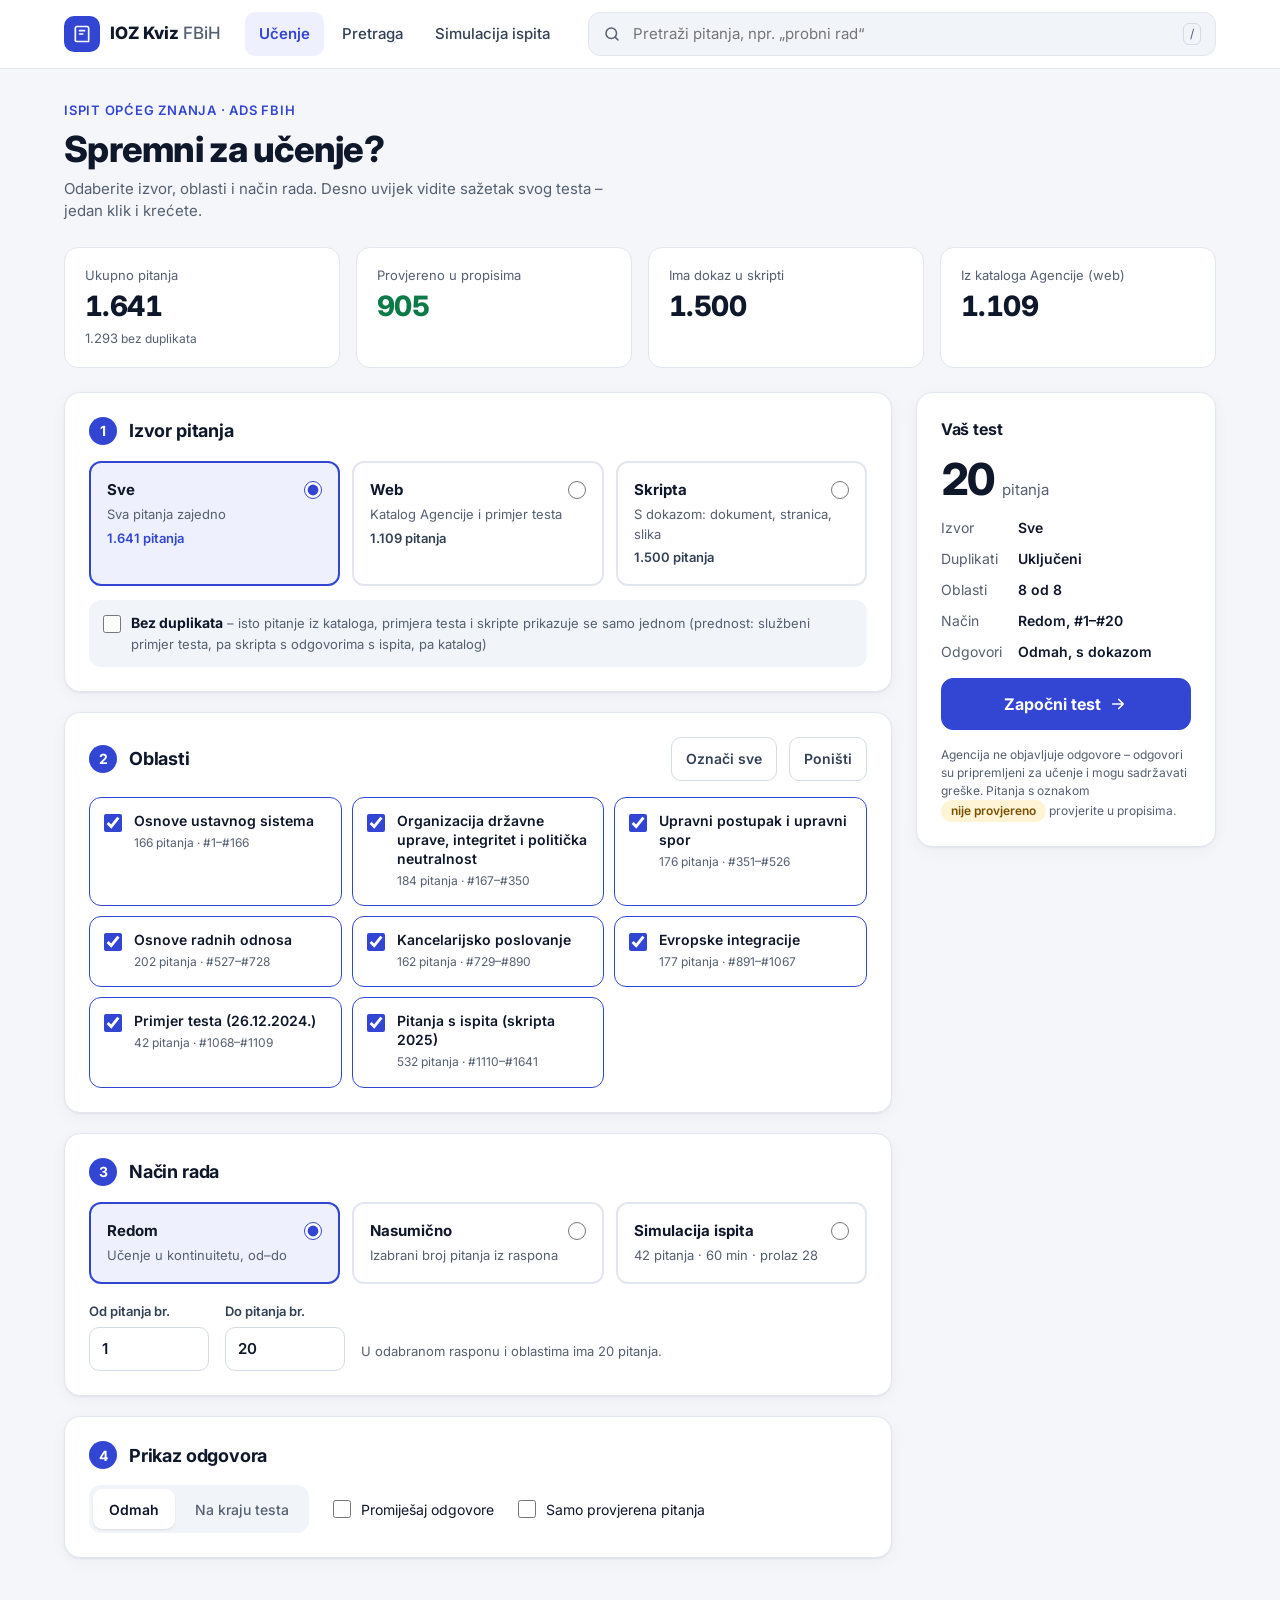
<file: index.html>
<!DOCTYPE html>
<html lang="bs">
<head>
  <meta charset="UTF-8">
  <meta name="viewport" content="width=device-width, initial-scale=1">
  <title>IOZ Kviz FBiH</title>
  <link rel="preconnect" href="https://fonts.googleapis.com">
  <link rel="stylesheet" href="https://fonts.googleapis.com/css2?family=Inter:wght@400;500;600;700;800&amp;display=swap">
  <link rel="stylesheet" href="style.css">
</head>
<body>
  <!-- GORNJA TRAKA (skrivena tokom testa) -->
  <header class="topbar" id="topbar">
    <div class="wrap topbar-in">
      <button type="button" class="brand" data-nav="setup">
        <span class="brand-mark">
          <svg width="20" height="20" viewBox="0 0 24 24" fill="none" stroke="currentColor" stroke-width="2" stroke-linecap="round" stroke-linejoin="round" aria-hidden="true"><path d="M4 19.5V5a2 2 0 0 1 2-2h12a2 2 0 0 1 2 2v14.5"/><path d="M4 19.5A1.5 1.5 0 0 0 5.5 21H20"/><path d="M9 8h6M9 12h4"/></svg>
        </span>
        <span class="brand-name">IOZ Kviz <span>FBiH</span></span>
      </button>
      <nav class="mainnav" aria-label="Glavna navigacija">
        <button type="button" data-nav="setup">Učenje</button>
        <button type="button" data-nav="search">Pretraga</button>
        <button type="button" data-nav="exam">Simulacija ispita</button>
      </nav>
      <label class="quicksearch">
        <svg width="18" height="18" viewBox="0 0 24 24" fill="none" stroke="currentColor" stroke-width="2" stroke-linecap="round" aria-hidden="true"><circle cx="11" cy="11" r="7"/><path d="m20 20-3.5-3.5"/></svg>
        <span class="sr-only">Brza pretraga pitanja</span>
        <input type="search" id="quick-search" placeholder="Pretraži pitanja, npr. „probni rad“" autocomplete="off">
        <kbd>/</kbd>
      </label>
    </div>
  </header>

  <main>
    <!-- POČETNA / POSTAVKE -->
    <section id="screen-setup" class="screen wrap">
      <div class="hero">
        <div class="hero-text">
          <p class="eyebrow">Ispit općeg znanja · ADS FBiH</p>
          <h1>Spremni za učenje?</h1>
          <p class="muted">Odaberite izvor, oblasti i način rada. Desno uvijek vidite sažetak svog testa – jedan klik i krećete.</p>
        </div>
        <button type="button" class="continue" id="continue-btn" hidden>
          <span class="continue-icon"><svg width="22" height="22" viewBox="0 0 24 24" fill="none" stroke="currentColor" stroke-width="2.2" stroke-linecap="round" stroke-linejoin="round" aria-hidden="true"><path d="M7 4v16l13-8z"/></svg></span>
          <span class="continue-text">
            <span class="continue-small">Nastavite gdje ste stali</span>
            <span class="continue-big" id="cont-range"></span>
            <span class="continue-small" id="cont-area"></span>
          </span>
        </button>
      </div>

      <div class="stats" aria-label="Baza pitanja">
        <div class="stat"><span>Ukupno pitanja</span><strong id="total-count">0</strong><span class="stat-sub"><span id="unique-count">0</span> bez duplikata</span></div>
        <div class="stat"><span>Provjereno u propisima</span><strong class="ok" id="verified-count">0</strong></div>
        <div class="stat"><span>Ima dokaz u skripti</span><strong id="stat-skripta">0</strong></div>
        <div class="stat"><span>Iz kataloga Agencije (web)</span><strong id="stat-web">0</strong></div>
      </div>

      <div class="setup-layout">
        <div class="steps">
          <section class="card">
            <div class="step-head"><span class="step-no">1</span><h2>Izvor pitanja</h2></div>
            <fieldset class="choices">
              <legend class="sr-only">Izvor pitanja</legend>
              <label class="choice">
                <span class="choice-top"><span class="choice-title">Sve</span><input type="radio" name="izvor" value="sve" checked></span>
                <span class="choice-desc">Sva pitanja zajedno</span>
                <span class="choice-count"><span id="cnt-sve">0</span> pitanja</span>
              </label>
              <label class="choice">
                <span class="choice-top"><span class="choice-title">Web</span><input type="radio" name="izvor" value="web"></span>
                <span class="choice-desc">Katalog Agencije i primjer testa</span>
                <span class="choice-count"><span id="cnt-web">0</span> pitanja</span>
              </label>
              <label class="choice">
                <span class="choice-top"><span class="choice-title">Skripta</span><input type="radio" name="izvor" value="skripta"></span>
                <span class="choice-desc">S dokazom: dokument, stranica, slika</span>
                <span class="choice-count"><span id="cnt-skripta">0</span> pitanja</span>
              </label>
            </fieldset>
            <label class="check nodup">
              <input type="checkbox" id="no-dup">
              <span><strong>Bez duplikata</strong> <span class="muted small">– isto pitanje iz kataloga, primjera testa i skripte prikazuje se samo jednom (prednost: službeni primjer testa, pa skripta s odgovorima s ispita, pa katalog)</span></span>
            </label>
          </section>

          <section class="card">
            <div class="step-head">
              <span class="step-no">2</span><h2>Oblasti</h2>
              <button type="button" class="btn btn-sm" id="areas-all">Označi sve</button>
              <button type="button" class="btn btn-sm" id="areas-none">Poništi</button>
            </div>
            <div id="area-list" class="area-grid"></div>
          </section>

          <section class="card">
            <div class="step-head"><span class="step-no">3</span><h2>Način rada</h2></div>
            <fieldset class="choices">
              <legend class="sr-only">Način rada</legend>
              <label class="choice">
                <span class="choice-top"><span class="choice-title">Redom</span><input type="radio" name="mode" value="range" checked></span>
                <span class="choice-desc">Učenje u kontinuitetu, od–do</span>
              </label>
              <label class="choice">
                <span class="choice-top"><span class="choice-title">Nasumično</span><input type="radio" name="mode" value="random"></span>
                <span class="choice-desc">Izabrani broj pitanja iz raspona</span>
              </label>
              <label class="choice">
                <span class="choice-top"><span class="choice-title">Simulacija ispita</span><input type="radio" name="mode" value="exam"></span>
                <span class="choice-desc">42 pitanja · 60 min · prolaz 28</span>
              </label>
            </fieldset>
            <div class="fields">
              <div class="fields" id="range-fields">
                <label class="field">Od pitanja br.<input type="number" id="from" min="1" value="1"></label>
                <label class="field">Do pitanja br.<input type="number" id="to" min="1" value="20"></label>
              </div>
              <div class="fields" id="count-field" hidden>
                <label class="field">Broj pitanja<input type="number" id="count" min="1" value="20"></label>
              </div>
              <p class="muted small" id="range-info"></p>
            </div>
          </section>

          <section class="card">
            <div class="step-head"><span class="step-no">4</span><h2>Prikaz odgovora</h2></div>
            <div class="options-row">
              <fieldset class="segmented">
                <legend class="sr-only">Kada prikazati tačan odgovor</legend>
                <label><input type="radio" name="feedback" value="instant" checked><span>Odmah</span></label>
                <label><input type="radio" name="feedback" value="end"><span>Na kraju testa</span></label>
              </fieldset>
              <label class="check"><input type="checkbox" id="shuffle-answers">Promiješaj odgovore</label>
              <label class="check"><input type="checkbox" id="only-verified">Samo provjerena pitanja</label>
            </div>
          </section>
        </div>

        <aside class="card summary" aria-label="Sažetak testa">
          <h2>Vaš test</h2>
          <div class="summary-count"><strong id="sum-count">0</strong><span>pitanja</span></div>
          <dl class="summary-list">
            <dt>Izvor</dt><dd id="sum-izvor"></dd>
            <dt>Duplikati</dt><dd id="sum-dup"></dd>
            <dt>Oblasti</dt><dd id="sum-oblasti"></dd>
            <dt>Način</dt><dd id="sum-nacin"></dd>
            <dt>Odgovori</dt><dd id="sum-odgovori"></dd>
          </dl>
          <p class="error" id="setup-error" role="alert"></p>
          <button type="button" class="btn btn-primary btn-big" id="start-btn">Započni test
            <svg width="18" height="18" viewBox="0 0 24 24" fill="none" stroke="currentColor" stroke-width="2.2" stroke-linecap="round" stroke-linejoin="round" aria-hidden="true"><path d="M5 12h14M13 6l6 6-6 6"/></svg>
          </button>
          <p class="fineprint">Agencija ne objavljuje odgovore – odgovori su pripremljeni za učenje i mogu sadržavati greške. Pitanja s oznakom <span class="chip chip-warn">nije provjereno</span> provjerite u propisima.</p>
        </aside>
      </div>
    </section>

    <!-- PRETRAGA -->
    <section id="screen-search" class="screen wrap" hidden>
      <div class="page-head">
        <h1>Pretraga pitanja</h1>
        <p class="muted">Upišite bilo koju riječ (kvačice i padeži nisu bitni). Za svako pitanje vidite tačan odgovor, odakle je i dokaz sa stranicom dokumenta.</p>
      </div>
      <label class="bigsearch">
        <svg width="22" height="22" viewBox="0 0 24 24" fill="none" stroke="currentColor" stroke-width="2.2" stroke-linecap="round" aria-hidden="true"><circle cx="11" cy="11" r="7"/><path d="m20 20-3.5-3.5"/></svg>
        <span class="sr-only">Pretraži pitanja</span>
        <input type="search" id="search" placeholder="npr. ombudsmen, probni rad, Lisabonski ugovor…" autocomplete="off">
        <button type="button" class="icon-btn" id="search-clear" aria-label="Obriši pretragu">
          <svg width="16" height="16" viewBox="0 0 24 24" fill="none" stroke="currentColor" stroke-width="2.2" stroke-linecap="round" aria-hidden="true"><path d="M18 6 6 18M6 6l12 12"/></svg>
        </button>
      </label>
      <div class="filterbar">
        <span class="filter-label">Izvor:</span>
        <div class="pills" id="search-pills">
          <button type="button" class="pill" data-sizvor="sve" aria-pressed="true">Sve</button>
          <button type="button" class="pill" data-sizvor="web" aria-pressed="false">Web</button>
          <button type="button" class="pill" data-sizvor="skripta" aria-pressed="false">Skripta</button>
        </div>
        <button type="button" class="pill" id="search-nodup" aria-pressed="false">Bez duplikata</button>
        <span class="spacer"></span>
        <label class="select-label">Oblast
          <select id="search-oblast"><option value="">Sve oblasti</option></select>
        </label>
      </div>
      <p class="muted" id="search-info"></p>
      <div id="search-results" class="results"></div>
    </section>

    <!-- KVIZ -->
    <section id="screen-quiz" class="screen" hidden>
      <header class="testbar">
        <div class="wrap testbar-in">
          <button type="button" class="btn btn-sm" id="quit-btn">
            <svg width="16" height="16" viewBox="0 0 24 24" fill="none" stroke="currentColor" stroke-width="2.2" stroke-linecap="round" aria-hidden="true"><path d="M18 6 6 18M6 6l12 12"/></svg><span class="hide-sm">Prekini</span><span class="sr-only show-sm">Prekini test</span>
          </button>
          <div class="testprogress">
            <div class="testprogress-row"><span id="q-progress"></span><span class="muted" id="q-stats"></span></div>
            <div class="bar" role="progressbar" aria-label="Napredak" aria-valuemin="0" id="q-barwrap"><div id="q-bar"></div></div>
          </div>
          <span class="timer" id="q-timer" hidden></span>
          <button type="button" class="btn btn-sm btn-danger" id="finish-btn">Završi<span class="hide-sm">&nbsp;test</span></button>
        </div>
      </header>

      <div class="wrap quiz-layout">
        <div class="quiz-main">
          <article class="card question-card">
            <div class="q-meta"><span class="q-number" id="q-number"></span><span class="muted small" id="q-area"></span><span id="q-src" class="chips"></span></div>
            <h1 id="q-text" class="q-text"></h1>
            <div id="q-answers" class="answers"></div>
            <div id="q-explain" class="feedback" hidden></div>
          </article>

          <div class="quiz-nav">
            <button type="button" class="btn" id="prev-btn">
              <svg width="18" height="18" viewBox="0 0 24 24" fill="none" stroke="currentColor" stroke-width="2.2" stroke-linecap="round" stroke-linejoin="round" aria-hidden="true"><path d="M19 12H5M11 18l-6-6 6-6"/></svg><span class="hide-sm">Prethodno</span><span class="sr-only show-sm">Prethodno pitanje</span>
            </button>
            <span class="muted small kbd-hint">Tastatura: A B C za odgovor · ← → za kretanje</span>
            <button type="button" class="btn ev-btn" id="ev-btn" aria-haspopup="dialog" aria-controls="sheet">
              <svg width="18" height="18" viewBox="0 0 24 24" fill="none" stroke="currentColor" stroke-width="2" stroke-linecap="round" stroke-linejoin="round" aria-hidden="true"><path d="M14 3H7a2 2 0 0 0-2 2v14a2 2 0 0 0 2 2h10a2 2 0 0 0 2-2V8z"/><path d="M14 3v5h5M9 13h6M9 17h4"/></svg>
              Dokazi <span class="ev-badge" id="ev-badge"></span>
            </button>
            <button type="button" class="btn btn-primary" id="next-btn">Sljedeće</button>
          </div>

          <section class="card qmap" aria-label="Sva pitanja u testu">
            <div class="qmap-head">
              <h2>Pregled pitanja</h2>
              <div class="legend">
                <span><i class="lg lg-ok"></i>tačno</span>
                <span><i class="lg lg-bad"></i>netačno</span>
                <span><i class="lg lg-done"></i>odgovoreno</span>
                <span><i class="lg lg-empty"></i>bez odgovora</span>
              </div>
            </div>
            <div id="q-grid" class="q-grid"></div>
          </section>
        </div>

        <aside class="evidence-panel" aria-label="Izvori i dokazi">
          <div class="panel-head"><h2>Izvori i dokazi</h2><span class="muted small" id="ev-count"></span></div>
          <div id="q-evidence"></div>
        </aside>
      </div>
    </section>

    <!-- REZULTATI -->
    <section id="screen-result" class="screen wrap" hidden>
      <div class="result-top">
        <div class="card result-main">
          <div class="ring" id="r-ring" role="img">
            <div class="ring-in"><strong id="r-score"></strong><span id="r-pct"></span></div>
          </div>
          <div class="result-text">
            <span class="status-pill" id="r-status"></span>
            <h1 id="r-headline"></h1>
            <p class="muted" id="r-detail"></p>
          </div>
        </div>
        <div class="card next-steps">
          <h2>Šta dalje?</h2>
          <button type="button" class="btn btn-primary btn-wide" id="retry-wrong-btn"></button>
          <button type="button" class="btn btn-wide" id="next-range-btn" hidden></button>
          <button type="button" class="btn btn-wide" id="new-exam-btn">Nova simulacija ispita</button>
          <button type="button" class="btn btn-wide" id="home-btn">Nazad na postavke</button>
        </div>
      </div>

      <section class="card">
        <h2>Uspjeh po oblastima</h2>
        <p class="muted small">Narandžasto su oblasti ispod granice prolaza (2/3) – njih ponovite prve.</p>
        <div id="r-areas" class="area-bars"></div>
      </section>

      <section class="review">
        <div class="review-head">
          <h2>Pregled odgovora</h2>
          <div class="pills">
            <button type="button" class="pill" id="rv-all" aria-pressed="true"></button>
            <button type="button" class="pill" id="rv-wrong" aria-pressed="false"></button>
          </div>
        </div>
        <div id="r-review" class="results"></div>
      </section>
    </section>
  </main>

  <!-- DOKAZI NA MOBITELU (panel odozdo) -->
  <div class="sheet" id="sheet" role="dialog" aria-modal="true" aria-labelledby="sheet-title" hidden>
    <div class="sheet-backdrop" data-close-sheet></div>
    <div class="sheet-panel" id="sheet-panel">
      <div class="sheet-grab" id="sheet-grab">
        <span class="sheet-handle" aria-hidden="true"></span>
        <div class="sheet-head">
          <div>
            <h2 id="sheet-title">Izvori i dokazi</h2>
            <p class="muted small" id="sheet-sub"></p>
          </div>
          <button type="button" class="icon-btn" data-close-sheet aria-label="Zatvori dokaze">
            <svg width="18" height="18" viewBox="0 0 24 24" fill="none" stroke="currentColor" stroke-width="2.2" stroke-linecap="round" aria-hidden="true"><path d="M18 6 6 18M6 6l12 12"/></svg>
          </button>
        </div>
      </div>
      <div class="sheet-body" id="sheet-body"></div>
    </div>
  </div>

  <!-- UVEĆANA STRANICA -->
  <div class="lightbox" id="lightbox" role="dialog" aria-modal="true" aria-labelledby="lb-cap" hidden>
    <div class="lb-bar">
      <strong id="lb-cap"></strong>
      <a id="lb-open" href="#" target="_blank" rel="noopener">Otvori u novom prozoru</a>
      <button type="button" class="btn btn-sm" id="lb-close">Zatvori</button>
    </div>
    <div class="lb-body"><img id="lb-img" alt=""></div>
  </div>

  <script>
    // Svaki data fajl poziva dodajPitanja(oblast, [[pitanje, [A, B, C], indeksTacnog, objasnjenje, provjereno (1/0)], ...]).
    // Redni broj (id) se dodjeljuje redom učitavanja, kroz sve oblasti.
    window.PITANJA = [];
    window.dodajPitanja = function (oblast, lista) {
      lista.forEach(function (q) {
        window.PITANJA.push({
          id: window.PITANJA.length + 1,
          oblast: oblast,
          pitanje: q[0],
          odgovori: q[1],
          tacan: q[2],
          objasnjenje: q[3] || "",
          provjereno: q[4] === 1
        });
      });
    };
  </script>
  <script src="data/pitanja-1-ustavni-sistem.js"></script>
  <script src="data/pitanja-2-organizacija-uprave.js"></script>
  <script src="data/pitanja-3-upravni-postupak.js"></script>
  <script src="data/pitanja-4-radni-odnosi.js"></script>
  <script src="data/pitanja-5-kancelarijsko-poslovanje.js"></script>
  <script src="data/pitanja-6-evropske-integracije.js"></script>
  <script src="data/primjer-testa.js"></script>
  <script src="data/pitanja-7-skripta-2025.js"></script>
  <script src="data/izvori-skripte.js"></script>
  <script src="data/duplikati.js"></script>
  <script src="app.js"></script>
</body>
</html>
</file>
<file: style.css>
:root {
  --bg: #F4F6FA;
  --surface: #FFFFFF;
  --surface-2: #F1F4F9;
  --border: #E2E7EF;
  --border-strong: #D5DBE5;
  --text: #0F172A;
  --text-2: #334155;
  --muted: #556070;
  --accent: #3346D3;
  --accent-hover: #2433A8;
  --accent-soft: #EEF0FD;
  --accent-ring: #E3E7FC;
  --on-accent: #FFFFFF;
  --ink: #0F172A;
  --on-ink: #FFFFFF;
  --on-ink-2: #B7C0D8;
  --ok: #0E7A47;
  --ok-text: #0B4F2F;
  --ok-bg: #E6F5EC;
  --bad: #B42318;
  --bad-text: #7F1D14;
  --bad-bg: #FDECEA;
  --warn-text: #7A5000;
  --warn-bg: #FFF4D6;
  --web-text: #1F3A8A;
  --web-bg: #E8EEFC;
  --orange: #C2570C;
  --track: #E6EAF2;
  --mark: #FFF1B8;
  --shadow: 0 1px 2px rgba(15, 23, 42, 0.06), 0 4px 16px rgba(15, 23, 42, 0.04);
  --radius: 16px;
}
@media (prefers-color-scheme: dark) {
  :root {
    --bg: #0E121B;
    --surface: #171C28;
    --surface-2: #1F2533;
    --border: #2A3142;
    --border-strong: #38405A;
    --text: #E8ECF4;
    --text-2: #C7CEDD;
    --muted: #9AA4BA;
    --accent: #8C9BFF;
    --accent-hover: #A9B4FF;
    --accent-soft: #232B4D;
    --accent-ring: #2B356A;
    --on-accent: #0E121B;
    --ink: #E8ECF4;
    --on-ink: #0E121B;
    --on-ink-2: #3D465C;
    --ok: #4CC487;
    --ok-text: #A8EBC6;
    --ok-bg: #15301F;
    --bad: #FF8A7E;
    --bad-text: #FFC7C0;
    --bad-bg: #3A1C1A;
    --warn-text: #F2CF73;
    --warn-bg: #3A2E10;
    --web-text: #AFC2FF;
    --web-bg: #1E2A4D;
    --orange: #F0954A;
    --track: #2A3142;
    --mark: #5A4A10;
    --shadow: none;
  }
}

* { box-sizing: border-box; }
[hidden] { display: none !important; }
html { -webkit-text-size-adjust: 100%; }
body {
  margin: 0;
  background: var(--bg);
  color: var(--text);
  font-family: Inter, system-ui, -apple-system, "Segoe UI", Roboto, sans-serif;
  font-size: 15px;
  line-height: 1.5;
}
h1, h2, h3 { margin: 0; letter-spacing: -0.01em; }
a { color: var(--accent); }
a:hover { color: var(--accent-hover); }
button, input, select { font: inherit; color: inherit; }
:focus-visible { outline: 3px solid var(--accent); outline-offset: 2px; }
.sr-only { position: absolute; width: 1px; height: 1px; overflow: hidden; clip: rect(0 0 0 0); white-space: nowrap; }
.wrap { max-width: 1200px; margin: 0 auto; padding-left: 24px; padding-right: 24px; }
.muted { color: var(--muted); }
.small { font-size: 13px; }
.error { color: var(--bad); font-weight: 600; margin: 0; min-height: 0; }
.error:empty { display: none; }
.spacer { flex: 1; }

/* ---------- dugmad ---------- */
.btn {
  display: inline-flex; align-items: center; justify-content: center; gap: 8px;
  min-height: 48px; padding: 0 18px; border-radius: 12px;
  border: 1px solid var(--border-strong); background: var(--surface); color: var(--text-2);
  font-weight: 600; cursor: pointer; text-decoration: none;
}
.btn:hover { border-color: var(--muted); }
.btn:disabled { opacity: .45; cursor: default; }
.btn-sm { min-height: 44px; padding: 0 14px; font-size: 14px; border-radius: 10px; }
.btn-primary { background: var(--accent); border-color: var(--accent); color: var(--on-accent); font-weight: 700; }
.btn-primary:hover { background: var(--accent-hover); border-color: var(--accent-hover); }
.btn-danger { color: var(--bad); border-color: var(--bad); font-weight: 700; }
.btn-big { width: 100%; min-height: 52px; font-size: 16px; }
.btn-wide { width: 100%; justify-content: space-between; min-height: 52px; }
.icon-btn {
  width: 40px; height: 40px; border-radius: 10px; border: 0; background: var(--surface-2);
  color: var(--text-2); cursor: pointer; display: inline-flex; align-items: center; justify-content: center;
}

/* ---------- gornja traka ---------- */
.topbar { background: var(--surface); border-bottom: 1px solid var(--border); position: sticky; top: 0; z-index: 10; }
.topbar-in { display: flex; flex-wrap: wrap; align-items: center; gap: 12px 24px; padding-top: 12px; padding-bottom: 12px; }
.brand { display: flex; align-items: center; gap: 10px; border: 0; background: none; padding: 0; cursor: pointer; color: var(--text); }
.brand-mark { width: 36px; height: 36px; border-radius: 10px; background: var(--accent); color: var(--on-accent); display: flex; align-items: center; justify-content: center; }
.brand-name { font-weight: 800; font-size: 17px; }
.brand-name span { font-weight: 500; color: var(--muted); }
.mainnav { display: flex; gap: 4px; flex-wrap: wrap; }
.mainnav button { min-height: 44px; padding: 0 14px; border-radius: 10px; border: 0; background: none; color: var(--text-2); font-weight: 500; cursor: pointer; }
.mainnav button:hover { background: var(--surface-2); }
.mainnav button[aria-current="page"] { background: var(--accent-soft); color: var(--accent); font-weight: 600; }
.quicksearch {
  flex: 1 1 260px; display: flex; align-items: center; gap: 10px; min-height: 44px; padding: 0 14px;
  background: var(--surface-2); border: 1px solid var(--border); border-radius: 12px; color: var(--muted);
}
.quicksearch input { flex: 1; min-width: 0; border: 0; background: transparent; outline: none; color: var(--text); min-height: 42px; }
.quicksearch kbd { font-family: inherit; font-size: 12px; border: 1px solid var(--border-strong); border-radius: 6px; padding: 1px 6px; }

/* ---------- početna ---------- */
.screen { padding-top: 32px; padding-bottom: 64px; }
#screen-quiz { padding-top: 0; }
.hero { display: flex; flex-wrap: wrap; gap: 20px; align-items: stretch; margin-bottom: 24px; }
.hero-text { flex: 999 1 520px; min-width: 0; display: flex; flex-direction: column; justify-content: center; gap: 8px; }
.hero h1 { font-size: 36px; line-height: 1.15; font-weight: 800; letter-spacing: -0.02em; }
.hero p { margin: 0; max-width: 560px; }
.eyebrow { margin: 0; font-size: 13px; font-weight: 600; letter-spacing: .06em; text-transform: uppercase; color: var(--accent); }
.continue {
  flex: 1 1 320px; display: flex; align-items: center; gap: 16px; padding: 20px; border-radius: var(--radius);
  background: var(--ink); color: var(--on-ink); border: 0; cursor: pointer; text-align: left;
}
.continue-icon { width: 48px; height: 48px; flex-shrink: 0; border-radius: 12px; background: var(--accent); color: var(--on-accent); display: flex; align-items: center; justify-content: center; }
.continue-text { display: flex; flex-direction: column; gap: 2px; }
.continue-small { font-size: 13px; color: var(--on-ink-2); }
.continue-big { font-size: 18px; font-weight: 700; }

.stats { display: grid; grid-template-columns: repeat(auto-fit, minmax(200px, 1fr)); gap: 16px; margin-bottom: 24px; }
.stat { background: var(--surface); border: 1px solid var(--border); border-radius: 14px; padding: 18px 20px; display: flex; flex-direction: column; }
.stat span { font-size: 13px; color: var(--muted); }
.stat strong { font-size: 28px; font-weight: 800; letter-spacing: -0.02em; font-variant-numeric: tabular-nums; }
.stat strong.ok { color: var(--ok); }

.setup-layout { display: flex; flex-wrap: wrap; gap: 24px; align-items: flex-start; }
.steps { flex: 999 1 640px; min-width: 0; display: flex; flex-direction: column; gap: 20px; }
.card { background: var(--surface); border: 1px solid var(--border); border-radius: var(--radius); padding: 24px; box-shadow: var(--shadow); }
.card h2 { font-size: 18px; font-weight: 700; }
.step-head { display: flex; flex-wrap: wrap; align-items: center; gap: 12px; margin-bottom: 16px; }
.step-head h2 { flex: 1; }
.step-no { width: 28px; height: 28px; border-radius: 50%; background: var(--accent); color: var(--on-accent); font-size: 14px; font-weight: 700; display: flex; align-items: center; justify-content: center; flex-shrink: 0; }

.choices { border: 0; margin: 0; padding: 0; display: grid; grid-template-columns: repeat(auto-fit, minmax(180px, 1fr)); gap: 12px; }
.choice { display: flex; flex-direction: column; gap: 4px; padding: 16px; border-radius: 12px; border: 2px solid var(--border); cursor: pointer; background: var(--surface); }
.choice:hover { border-color: var(--border-strong); }
.choice:has(input:checked) { border-color: var(--accent); background: var(--accent-soft); }
.choice-top { display: flex; align-items: center; justify-content: space-between; gap: 8px; }
.choice-title { font-weight: 700; }
.choice input { accent-color: var(--accent); width: 18px; height: 18px; margin: 0; }
.choice-desc { font-size: 13px; color: var(--muted); }
.choice-count { font-size: 13px; font-weight: 600; color: var(--text-2); }
.choice:has(input:checked) .choice-count { color: var(--accent); }

.area-grid { display: grid; grid-template-columns: repeat(auto-fill, minmax(250px, 1fr)); gap: 10px; }
.area-card { display: flex; align-items: flex-start; gap: 12px; padding: 14px; border-radius: 12px; border: 1px solid var(--border); cursor: pointer; background: var(--surface); }
.area-card:has(input:checked) { border-color: var(--accent); }
.area-card input { accent-color: var(--accent); width: 18px; height: 18px; margin: 2px 0 0; flex-shrink: 0; }
.area-name { font-weight: 600; font-size: 14px; line-height: 1.35; display: block; }
.area-meta { font-size: 12px; color: var(--muted); }

.fields { display: flex; flex-wrap: wrap; gap: 16px; align-items: flex-end; margin-top: 18px; }
.fields .fields { margin-top: 0; }
.field { display: flex; flex-direction: column; gap: 6px; font-size: 13px; font-weight: 600; color: var(--text-2); }
.field input { width: 120px; min-height: 44px; padding: 0 12px; border: 1px solid var(--border-strong); border-radius: 10px; background: var(--surface); color: var(--text); font-size: 15px; }
.fields p { margin: 0 0 10px; }

.options-row { display: flex; flex-wrap: wrap; gap: 12px 24px; align-items: center; }
.segmented { border: 0; margin: 0; padding: 4px; display: inline-flex; gap: 4px; background: var(--surface-2); border-radius: 12px; }
.segmented label { cursor: pointer; }
.segmented input { position: absolute; opacity: 0; width: 1px; height: 1px; }
.segmented span { display: flex; align-items: center; min-height: 40px; padding: 0 16px; border-radius: 9px; font-size: 14px; font-weight: 500; color: var(--muted); }
.segmented input:checked + span { background: var(--surface); color: var(--text); font-weight: 600; box-shadow: 0 1px 2px rgba(15, 23, 42, .1); }
.segmented input:focus-visible + span { outline: 3px solid var(--accent); }
.check { display: flex; align-items: center; gap: 10px; font-size: 14px; cursor: pointer; min-height: 44px; }
.check input { accent-color: var(--accent); width: 18px; height: 18px; margin: 0; }

.summary { flex: 1 1 300px; min-width: 0; display: flex; flex-direction: column; gap: 16px; position: sticky; top: 92px; }
.summary h2 { font-size: 16px; }
.summary-count { display: flex; align-items: baseline; gap: 8px; }
.summary-count strong { font-size: 44px; font-weight: 800; letter-spacing: -0.03em; line-height: 1; font-variant-numeric: tabular-nums; }
.summary-count span { color: var(--muted); }
.summary-list { margin: 0; display: grid; grid-template-columns: auto 1fr; gap: 10px 16px; font-size: 14px; }
.summary-list dt { color: var(--muted); }
.summary-list dd { margin: 0; font-weight: 600; }
.fineprint { margin: 0; font-size: 12px; color: var(--muted); }

/* ---------- oznake ---------- */
.chips { display: inline-flex; flex-wrap: wrap; gap: 6px; }
.chip { display: inline-flex; align-items: center; gap: 5px; font-size: 12px; font-weight: 600; border-radius: 99px; padding: 2px 10px; white-space: nowrap; }
.chip-ok { color: var(--ok-text); background: var(--ok-bg); }
.chip-warn { color: var(--warn-text); background: var(--warn-bg); }
.chip-web { color: var(--web-text); background: var(--web-bg); }
.chip-skripta { color: var(--ok-text); background: var(--ok-bg); }
.chip-off { color: var(--muted); border: 1px solid var(--border-strong); }
.badge { font-size: 12px; font-weight: 700; border-radius: 6px; padding: 2px 8px; }
.badge-web { color: var(--web-text); background: var(--web-bg); }
.badge-skripta { color: var(--ok-text); background: var(--ok-bg); }

/* ---------- kviz ---------- */
.testbar { background: var(--surface); border-bottom: 1px solid var(--border); position: sticky; top: 0; z-index: 10; }
.testbar-in { display: flex; flex-wrap: wrap; align-items: center; gap: 12px 20px; padding-top: 12px; padding-bottom: 12px; }
.testprogress { flex: 1 1 320px; min-width: 0; display: flex; flex-direction: column; gap: 6px; }
.testprogress-row { display: flex; justify-content: space-between; gap: 12px; font-size: 13px; font-weight: 600; }
.bar { height: 8px; border-radius: 99px; background: var(--track); overflow: hidden; }
.bar div { height: 100%; width: 0; background: var(--accent); border-radius: 99px; transition: width .25s; }
.timer { display: inline-flex; align-items: center; min-height: 44px; padding: 0 14px; border-radius: 10px; background: var(--surface-2); font-weight: 700; font-variant-numeric: tabular-nums; }
.timer.low { color: var(--bad); background: var(--bad-bg); }

.quiz-layout { display: flex; flex-wrap: wrap; gap: 24px; align-items: flex-start; padding-top: 28px; padding-bottom: 56px; }
.quiz-main { flex: 999 1 600px; min-width: 0; display: flex; flex-direction: column; gap: 18px; }
.question-card { padding: 28px; border-radius: 18px; }
.q-meta { display: flex; flex-wrap: wrap; align-items: center; gap: 8px; margin-bottom: 14px; }
.q-number { font-weight: 800; color: var(--accent); }
.q-text { font-size: 24px; line-height: 1.35; font-weight: 700; margin-bottom: 22px; }
.answers { display: flex; flex-direction: column; gap: 10px; }
.answer {
  display: flex; align-items: center; gap: 14px; width: 100%; text-align: left; min-height: 60px; padding: 12px 16px;
  border-radius: 12px; border: 1px solid var(--border); background: var(--surface); color: var(--text-2); font-size: 16px; cursor: pointer;
}
.answer:hover:not(:disabled) { border-color: var(--accent); background: var(--accent-soft); }
.answer .letter { width: 32px; height: 32px; flex-shrink: 0; border-radius: 8px; background: var(--surface-2); font-weight: 700; display: flex; align-items: center; justify-content: center; }
.answer .a-text { flex: 1; }
.answer .a-note { font-size: 13px; font-weight: 700; }
.answer.chosen { border: 2px solid var(--accent); background: var(--accent-soft); color: var(--text); }
.answer.chosen .letter { background: var(--accent); color: var(--on-accent); }
.answer.correct { border: 2px solid var(--ok); background: var(--ok-bg); color: var(--ok-text); }
.answer.correct .letter { background: var(--ok); color: var(--surface); }
.answer.wrong { border: 2px solid var(--bad); background: var(--bad-bg); color: var(--bad-text); }
.answer.wrong .letter { background: var(--bad); color: var(--surface); }
.answer:disabled { cursor: default; }

.feedback { margin-top: 18px; display: flex; gap: 12px; padding: 14px 16px; border-radius: 12px; }
.feedback svg { flex-shrink: 0; margin-top: 2px; }
.feedback.ok { background: var(--ok-bg); color: var(--ok-text); }
.feedback.bad { background: var(--bad-bg); color: var(--bad-text); }
.feedback strong { display: block; }
.feedback span { font-size: 14px; }

.quiz-nav { display: flex; justify-content: space-between; align-items: center; gap: 12px; flex-wrap: wrap; }
.qmap { padding: 18px 20px; }
.qmap-head { display: flex; flex-wrap: wrap; justify-content: space-between; gap: 8px; margin-bottom: 12px; }
.qmap-head h2 { font-size: 15px; }
.legend { display: flex; flex-wrap: wrap; gap: 14px; font-size: 12px; color: var(--muted); }
.legend span { display: inline-flex; align-items: center; gap: 6px; }
.lg { width: 10px; height: 10px; border-radius: 3px; display: inline-block; }
.lg-ok { background: var(--ok); } .lg-bad { background: var(--bad); } .lg-done { background: var(--accent); }
.lg-empty { border: 1px solid var(--border-strong); }
.q-grid { display: grid; grid-template-columns: repeat(auto-fill, minmax(44px, 1fr)); gap: 8px; }
.q-grid button { min-height: 44px; border-radius: 10px; border: 1px solid var(--border-strong); background: var(--surface); color: var(--text-2); font-size: 14px; font-weight: 700; cursor: pointer; }
.q-grid button.answered { background: var(--accent); border-color: var(--accent); color: var(--on-accent); }
.q-grid button.g-ok { background: var(--ok); border-color: var(--ok); color: var(--surface); }
.q-grid button.g-bad { background: var(--bad); border-color: var(--bad); color: var(--surface); }
.q-grid button.current { outline: 3px solid var(--text); outline-offset: 1px; }

/* ---------- dokazi ---------- */
.evidence-panel { flex: 1 1 360px; min-width: 0; display: flex; flex-direction: column; gap: 14px; }
.panel-head { display: flex; align-items: center; justify-content: space-between; }
.panel-head h2 { font-size: 16px; }
#q-evidence { display: flex; flex-direction: column; gap: 12px; }
.ev-placeholder { border: 1px dashed var(--border-strong); border-radius: 14px; padding: 18px; color: var(--muted); font-size: 14px; background: var(--surface); }
.ev-card { background: var(--surface); border: 1px solid var(--border); border-radius: 14px; padding: 16px; display: flex; gap: 14px; }
.ev-body { min-width: 0; display: flex; flex-direction: column; gap: 6px; flex: 1; }
.ev-head { display: flex; flex-wrap: wrap; align-items: center; gap: 8px; }
.ev-title { font-weight: 600; font-size: 14px; }
.ev-card p { margin: 0; font-size: 13px; color: var(--muted); }
.ev-card p.ev-answer { color: var(--text); font-size: 14px; }
.ev-actions { display: flex; flex-wrap: wrap; gap: 8px; margin-top: 4px; }
.ev-actions .btn { min-height: 40px; padding: 0 12px; font-size: 13px; border-radius: 9px; }
.ev-thumb { width: 72px; height: 96px; flex-shrink: 0; padding: 0; border: 1px solid var(--border); border-radius: 8px; overflow: hidden; cursor: zoom-in; background: #FFFFFF; }
.ev-thumb img { width: 100%; height: 100%; object-fit: cover; object-position: top; display: block; }
.ev-details { margin-top: 4px; }
.ev-details > summary { cursor: pointer; font-weight: 700; font-size: 14px; color: var(--accent); min-height: 40px; display: flex; align-items: center; list-style: none; }
.ev-details > summary::-webkit-details-marker { display: none; }
.ev-details > summary::before { content: "▸"; margin-right: 8px; transition: transform .15s; }
.ev-details[open] > summary::before { transform: rotate(90deg); }
.ev-grid { display: grid; grid-template-columns: repeat(auto-fit, minmax(300px, 1fr)); gap: 12px; margin-top: 8px; }

/* ---------- pretraga ---------- */
.page-head { display: flex; flex-direction: column; gap: 6px; margin-bottom: 20px; }
.page-head h1 { font-size: 32px; font-weight: 800; letter-spacing: -0.02em; }
.page-head p { margin: 0; }
.bigsearch {
  display: flex; align-items: center; gap: 12px; background: var(--surface); border: 2px solid var(--accent);
  border-radius: 16px; padding: 0 12px 0 18px; min-height: 60px; box-shadow: 0 0 0 4px var(--accent-ring); color: var(--accent);
}
.bigsearch input::-webkit-search-cancel-button { -webkit-appearance: none; appearance: none; }
.bigsearch input { flex: 1; min-width: 0; border: 0; background: transparent; font-size: 18px; color: var(--text); outline: none; min-height: 56px; }
.filterbar { display: flex; flex-wrap: wrap; align-items: center; gap: 10px; margin: 18px 0 8px; }
.filter-label { font-size: 13px; font-weight: 600; color: var(--text-2); }
.pills { display: flex; flex-wrap: wrap; gap: 8px; }
.pill { min-height: 40px; padding: 0 14px; border-radius: 99px; border: 1px solid var(--border-strong); background: var(--surface); color: var(--text-2); font-size: 14px; font-weight: 600; cursor: pointer; }
.pill[aria-pressed="true"] { background: var(--ink); border-color: var(--ink); color: var(--on-ink); }
.select-label { display: flex; align-items: center; gap: 8px; font-size: 14px; color: var(--text-2); }
.select-label select { min-height: 40px; border-radius: 10px; border: 1px solid var(--border-strong); background: var(--surface); padding: 0 10px; color: var(--text); max-width: 260px; }
.results { display: flex; flex-direction: column; gap: 14px; }
.result-card { background: var(--surface); border: 1px solid var(--border); border-radius: 18px; padding: 22px 24px; display: flex; flex-direction: column; gap: 12px; }
.result-meta { display: flex; flex-wrap: wrap; align-items: center; gap: 8px; font-size: 13px; color: var(--muted); }
.result-card h2, .result-card h3 { font-size: 18px; font-weight: 700; line-height: 1.4; }
.result-card mark { background: var(--mark); color: inherit; border-radius: 3px; padding: 0 2px; }
.answer-box { display: flex; gap: 12px; align-items: flex-start; padding: 14px 16px; border-radius: 12px; background: var(--ok-bg); color: var(--ok-text); }
.answer-box svg { flex-shrink: 0; margin-top: 2px; }
.answer-box small { display: block; font-size: 12px; font-weight: 700; letter-spacing: .05em; text-transform: uppercase; }
.answer-box strong { font-weight: 600; }
.answer-box .expl { display: block; font-size: 13px; opacity: .85; }
.rv-answers { display: flex; flex-direction: column; gap: 4px; font-size: 14px; }
.rv-answers .correct { color: var(--ok); font-weight: 700; }
.rv-answers .wrong { color: var(--bad); text-decoration: line-through; }
.rv-expl { margin: 0; font-size: 13px; color: var(--muted); }

/* ---------- rezultat ---------- */
.result-top { display: flex; flex-wrap: wrap; gap: 20px; margin-bottom: 22px; }
.result-main { flex: 999 1 520px; min-width: 0; display: flex; flex-wrap: wrap; align-items: center; gap: 28px; border-radius: 20px; padding: 28px; }
.ring { width: 168px; height: 168px; border-radius: 50%; display: flex; align-items: center; justify-content: center; flex-shrink: 0; }
.ring-in { width: 132px; height: 132px; border-radius: 50%; background: var(--surface); display: flex; flex-direction: column; align-items: center; justify-content: center; }
.ring-in strong { font-size: 34px; font-weight: 800; letter-spacing: -0.03em; line-height: 1; font-variant-numeric: tabular-nums; }
.ring-in span { font-size: 13px; color: var(--muted); }
.result-text { flex: 1 1 240px; display: flex; flex-direction: column; gap: 10px; }
.result-text h1 { font-size: 28px; font-weight: 800; letter-spacing: -0.02em; }
.result-text p { margin: 0; }
.status-pill { align-self: flex-start; font-size: 14px; font-weight: 800; letter-spacing: .06em; border-radius: 99px; padding: 6px 14px; }
.status-pill.pass { color: var(--ok-text); background: var(--ok-bg); }
.status-pill.fail { color: var(--bad-text); background: var(--bad-bg); }
.next-steps { flex: 1 1 320px; min-width: 0; display: flex; flex-direction: column; gap: 10px; border-radius: 20px; }
.next-steps h2 { font-size: 16px; margin-bottom: 4px; }
.result-top + .card { margin-bottom: 22px; }
.result-top + .card p { margin: 4px 0 18px; }
.area-bars { display: flex; flex-direction: column; gap: 14px; }
.area-bar { display: grid; grid-template-columns: minmax(160px, 2fr) minmax(100px, 3fr) 64px; gap: 16px; align-items: center; font-size: 14px; }
.area-bar .name { font-weight: 600; }
.area-bar .track { height: 10px; border-radius: 99px; background: var(--track); overflow: hidden; }
.area-bar .fill { height: 100%; border-radius: 99px; background: var(--ok); }
.area-bar .fill.low { background: var(--orange); }
.area-bar .score { font-weight: 700; text-align: right; font-variant-numeric: tabular-nums; }
.review-head { display: flex; flex-wrap: wrap; align-items: center; gap: 10px; margin-bottom: 12px; }
.review-head h2 { flex: 1; font-size: 18px; }

/* ---------- uvećana stranica ---------- */
.lightbox { position: fixed; inset: 0; z-index: 50; background: rgba(9, 12, 20, .82); display: flex; flex-direction: column; }
.lb-bar { display: flex; flex-wrap: wrap; align-items: center; gap: 12px 20px; padding: 12px 20px; background: var(--surface); color: var(--text); }
.lb-bar strong { flex: 1; }
.lb-body { flex: 1; overflow: auto; padding: 20px; display: flex; justify-content: center; }
.lb-body img { max-width: min(900px, 100%); height: auto; align-self: flex-start; border-radius: 8px; background: #FFFFFF; }

/* ---------- mobilno ---------- */
/* ---------- duplikati ---------- */
.stat .stat-sub { font-size: 12px; color: var(--muted); margin-top: 2px; }
.check.nodup { align-items: flex-start; margin-top: 14px; padding: 12px 14px; border-radius: 12px; background: var(--surface-2); }
.check.nodup input { margin-top: 3px; flex-shrink: 0; }
.same-as { margin: -4px 0 0; font-size: 13px; color: var(--muted); }

/* ---------- dokazi na mobitelu: dugme na dnu i panel odozdo ---------- */
.ev-btn, .show-sm { display: none; }
.ev-badge:empty { display: none; }
.ev-badge { min-width: 22px; height: 22px; padding: 0 6px; border-radius: 99px; background: var(--surface-2); color: var(--text); font-size: 12px; font-weight: 800; display: inline-flex; align-items: center; justify-content: center; }
.link-btn { margin-top: 8px; padding: 6px 0; min-height: 36px; border: 0; background: none; color: inherit; font-weight: 700; text-decoration: underline; text-underline-offset: 3px; cursor: pointer; }
body.sheet-open { overflow: hidden; }

.sheet { position: fixed; inset: 0; z-index: 40; display: flex; flex-direction: column; justify-content: flex-end; }
.sheet-backdrop { position: absolute; inset: 0; background: rgba(9, 12, 20, .55); animation: sheet-fade .2s ease-out; }
.sheet-panel {
  position: relative; max-height: 88vh; display: flex; flex-direction: column;
  background: var(--bg); border-radius: 20px 20px 0 0; box-shadow: 0 -8px 32px rgba(9, 12, 20, .25);
  transition: transform .2s ease-out; animation: sheet-up .25s ease-out;
  width: 100%; max-width: 720px; margin: 0 auto;
}
.sheet-grab { padding: 8px 16px 12px; background: var(--surface); border-radius: 20px 20px 0 0; border-bottom: 1px solid var(--border); touch-action: none; cursor: grab; }
.sheet-handle { display: block; width: 44px; height: 5px; border-radius: 99px; background: var(--border-strong); margin: 0 auto 10px; }
.sheet-head { display: flex; align-items: flex-start; justify-content: space-between; gap: 12px; }
.sheet-head h2 { font-size: 17px; }
.sheet-head p { margin: 2px 0 0; }
.sheet-body { overflow-y: auto; -webkit-overflow-scrolling: touch; overscroll-behavior: contain; padding: 14px 16px calc(20px + env(safe-area-inset-bottom)); display: flex; flex-direction: column; gap: 12px; }
.sheet-warn { display: flex; flex-direction: column; gap: 10px; padding: 18px; border-radius: 14px; background: var(--warn-bg); color: var(--warn-text); }
.sheet-warn span { font-size: 14px; }
.sheet-warn .btn { align-self: flex-start; }
@keyframes sheet-up { from { transform: translateY(100%); } to { transform: translateY(0); } }
@keyframes sheet-fade { from { opacity: 0; } to { opacity: 1; } }
@media (prefers-reduced-motion: reduce) { .sheet-panel, .sheet-backdrop { animation: none; transition: none; } }

.ev-card-large { flex-direction: column; }
.ev-page { position: relative; display: block; width: 100%; padding: 0; margin-top: 4px; border: 1px solid var(--border); border-radius: 10px; overflow: hidden; background: #FFFFFF; cursor: zoom-in; }
.ev-page img { display: block; width: 100%; height: auto; }
.ev-page-hint { position: absolute; right: 8px; bottom: 8px; font-size: 12px; font-weight: 700; color: #FFFFFF; background: rgba(15, 23, 42, .75); border-radius: 99px; padding: 4px 10px; }

/* ---------- mobilno ---------- */
@media (max-width: 700px) {
  .wrap { padding-left: 16px; padding-right: 16px; }
  .screen { padding-top: 20px; }
  .hero h1 { font-size: 28px; }
  .page-head h1 { font-size: 26px; }
  .summary { position: static; }
  .kbd-hint, .quicksearch kbd { display: none; }
  .hide-sm { display: none; }
  .show-sm { display: block; }
  .sr-only.show-sm { display: inline; }

  /* traka testa u jednom redu */
  .testbar-in { flex-wrap: nowrap; gap: 10px; padding-top: 10px; padding-bottom: 10px; }
  .testbar .btn-sm { min-width: 44px; padding: 0 12px; }
  .testprogress { flex: 1 1 auto; }
  .testprogress-row { font-size: 12px; }
  .timer { padding: 0 10px; font-size: 14px; }

  .quiz-layout { padding-top: 16px; gap: 16px; padding-bottom: calc(96px + env(safe-area-inset-bottom)); }
  .question-card { padding: 18px; border-radius: 16px; }
  .q-text { font-size: 19px; margin-bottom: 16px; }
  .answer { font-size: 15px; min-height: 56px; padding: 10px 12px; gap: 12px; }
  .feedback { margin-top: 14px; }
  .evidence-panel { display: none; }

  /* donja traka: nazad · dokazi · naprijed, uvijek na dohvat palca */
  .quiz-nav {
    position: fixed; left: 0; right: 0; bottom: 0; z-index: 20; display: grid; grid-template-columns: 52px 1fr 1.3fr; gap: 8px;
    margin: 0; padding: 10px 16px calc(12px + env(safe-area-inset-bottom));
    background: var(--surface); border-top: 1px solid var(--border); box-shadow: 0 -4px 16px rgba(15, 23, 42, .06);
  }
  .quiz-nav .btn { min-height: 52px; padding: 0 10px; }
  #prev-btn { padding: 0; }
  .ev-btn { display: inline-flex; }
  .ev-btn.ready { background: var(--accent-soft); border-color: var(--accent); color: var(--accent); }
  .ev-btn.ready .ev-badge { background: var(--accent); color: var(--on-accent); }
  .ev-btn:disabled { opacity: .45; }

  .lb-bar { padding: 10px 12px; }
  .lb-body { padding: 0; }
  .lb-body img { max-width: none; width: 100%; border-radius: 0; }

  .area-bar { grid-template-columns: 1fr 56px; }
  .area-bar .track { grid-column: 1 / -1; grid-row: 2; }
  .ev-grid { grid-template-columns: 1fr; }
}
</file>
